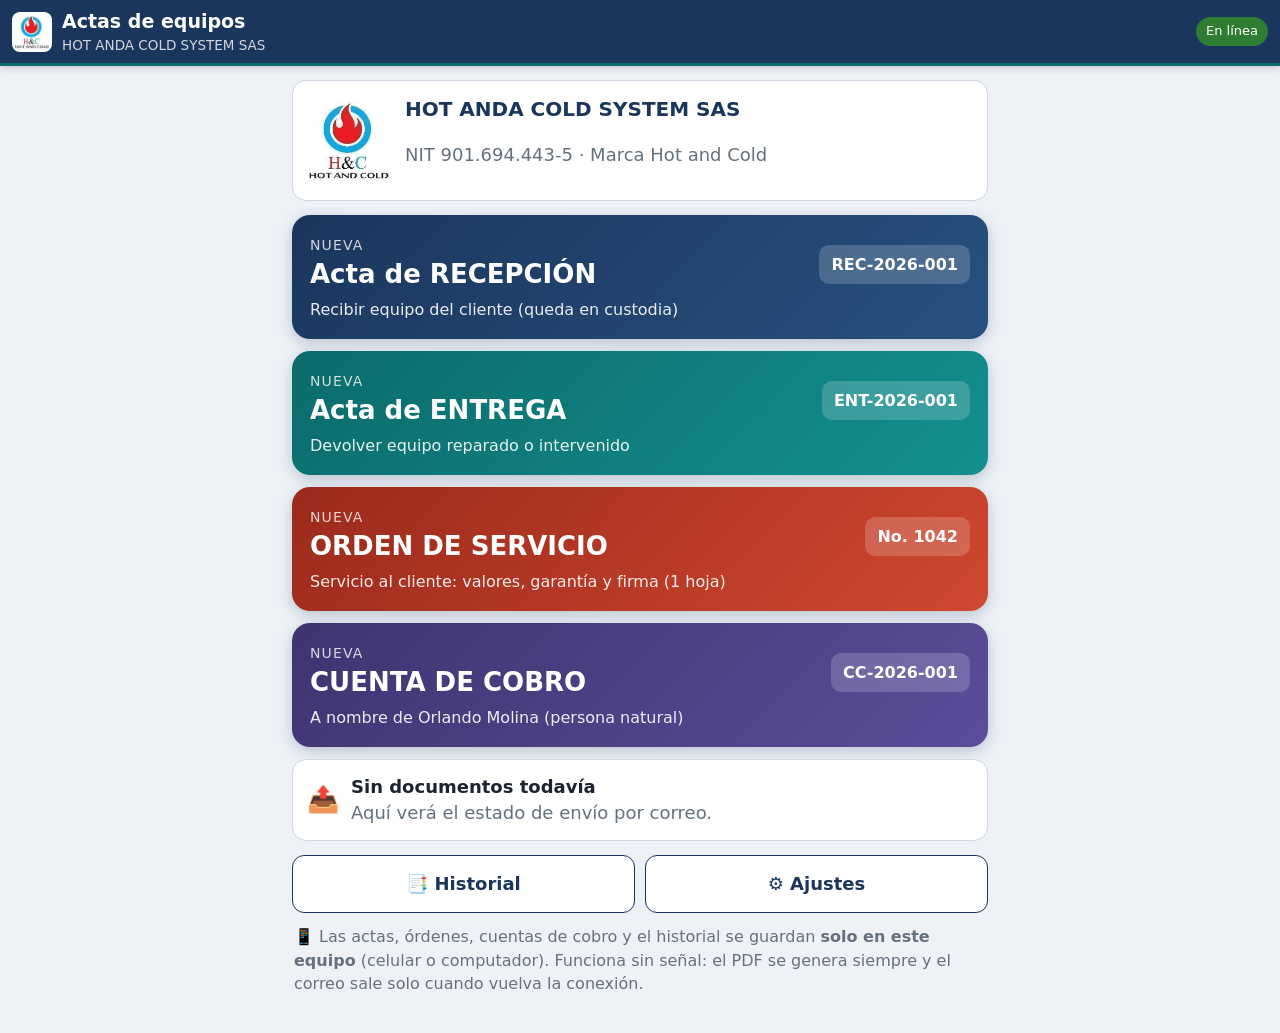
<file: index.html>
<!doctype html>
<html lang="es">
<head>
<meta charset="utf-8">
<meta name="viewport" content="width=device-width, initial-scale=1, viewport-fit=cover">
<meta name="theme-color" content="#1B365D">
<meta name="description" content="Actas, órdenes de servicio y cuentas de cobro · HOT ANDA COLD SYSTEM SAS">
<link rel="manifest" href="manifest.webmanifest">
<link rel="icon" href="icons/favicon-64.png">
<link rel="apple-touch-icon" href="icons/apple-touch-icon.png">
<meta name="apple-mobile-web-app-capable" content="yes">
<meta name="mobile-web-app-capable" content="yes">
<meta name="apple-mobile-web-app-title" content="Actas H&amp;C">
<meta name="apple-mobile-web-app-status-bar-style" content="black-translucent">
<title>Actas · Hot and Cold</title>
<link rel="stylesheet" href="css/app.css">
</head>
<body>
<header class="topbar">
  <button id="btnBack" class="tb-back" type="button" aria-label="Volver" hidden>&#8249;</button>
  <img src="assets/logo-ui.png" class="tb-logo" alt="Hot and Cold">
  <div class="tb-title"><strong id="tbTitle">Actas de equipos</strong><span id="tbSub">HOT ANDA COLD SYSTEM SAS</span></div>
  <span id="netBadge" class="net" title="Estado de conexión"></span>
</header>

<main id="main">
  <!-- INICIO -->
  <section id="view-home" class="view">
    <div class="hero">
      <img src="assets/logo-ui.png" alt="Logo Hot and Cold" class="hero-logo">
      <div>
        <h1 id="homeEmpresa">HOT ANDA COLD SYSTEM SAS</h1>
        <p class="muted" id="homeNit">NIT 901.694.443-5 · Marca Hot and Cold</p>
      </div>
    </div>
    <button class="big-choice retiro" data-new="retiro" type="button">
      <span class="bc-k">Nueva</span><span class="bc-t">Acta de RECEPCIÓN</span>
      <span class="bc-n" id="nextRetLbl">REC-2026-001</span>
      <span class="bc-d">Recibir equipo del cliente (queda en custodia)</span>
    </button>
    <button class="big-choice entrega" data-new="entrega" type="button">
      <span class="bc-k">Nueva</span><span class="bc-t">Acta de ENTREGA</span>
      <span class="bc-n" id="nextEntLbl">ENT-2026-001</span>
      <span class="bc-d">Devolver equipo reparado o intervenido</span>
    </button>
    <button class="big-choice orden" data-newdoc="orden" type="button">
      <span class="bc-k">Nueva</span><span class="bc-t">ORDEN DE SERVICIO</span>
      <span class="bc-n" id="nextOSLbl">No. 1042</span>
      <span class="bc-d">Servicio al cliente: valores, garantía y firma (1 hoja)</span>
    </button>
    <button class="big-choice cobro" data-newdoc="cobro" type="button">
      <span class="bc-k">Nueva</span><span class="bc-t">CUENTA DE COBRO</span>
      <span class="bc-n" id="nextCCLbl">CC-2026-001</span>
      <span class="bc-d">A nombre de Orlando Molina (persona natural)</span>
    </button>
    <div id="outboxCard" class="card outbox"></div>
    <div class="row2">
      <button class="btn ghost" data-go="history" type="button">&#128209; Historial</button>
      <button class="btn ghost" data-go="settings" type="button">&#9881;&#65039; Ajustes</button>
    </div>
    <p class="note">&#128241; Las actas, órdenes, cuentas de cobro y el historial se guardan <b>solo en este equipo</b> (celular o computador). Funciona sin señal: el PDF se genera siempre y el correo sale solo cuando vuelva la conexión.</p>
  </section>

  <!-- FORMULARIO -->
  <section id="view-form" class="view" hidden>
    <form id="actaForm" novalidate autocomplete="off">
      <div class="form-head" id="formHead">
        <div><span class="fh-k" id="fhKind">ACTA DE ENTREGA DE EQUIPOS</span>
        <span class="fh-n">Consecutivo <b id="fhNum">ENT-2026-001</b></span></div>
        <span class="fh-d" id="fhDate"></span>
      </div>

      <fieldset class="card">
        <legend><span class="sec">1</span> Datos del cliente y del sitio</legend>
        <label>Cliente<input name="cliente" list="clientesList" required placeholder="Nombre del cliente"></label>
        <datalist id="clientesList"></datalist>
        <div class="grid2">
          <label>NIT<input name="nit" inputmode="numeric" placeholder="NIT del cliente"></label>
          <label>OC / REQ / Pedido No.<input name="oc" placeholder="PED… / REQ…"></label>
        </div>
        <div class="dest-box" id="destBox">
          <div class="fld">
            <span class="lbl">Copia de la empresa <small>(siempre se envía, no se puede quitar)</small></span>
            <div id="correoEmpresaFijo" class="locked-email">hycsystem176746@gmail.com</div>
          </div>
          <label>Correo del cliente <small>(se puede cambiar en esta acta)</small><input name="correoCliente" type="email" inputmode="email" placeholder="correo@cliente.com" id="correoCliente"></label>
        </div>
        <label>Albarán / remisión No.<input name="albaran"></label>
        <label><span id="dirLabel">Dirección de entrega</span><input name="direccion" placeholder="Dirección del sitio"></label>
        <div class="grid2">
          <label>Sede / tienda / área<input name="sede"></label>
          <label>Ciudad<input name="ciudad"></label>
        </div>
        <label>Contacto en sitio<input name="contacto"></label>
        <div class="grid2">
          <label>Teléfono<input name="telefono" type="tel" inputmode="tel"></label>
          <label>Cargo del contacto<input name="cargoContacto"></label>
        </div>
        <div class="fld">
          <span class="lbl">Tipo de servicio</span>
          <div class="chips" id="tipoServicio"></div>
          <input name="tipoOtro" placeholder="¿Cuál? (si marcó Otro)" class="mt">
        </div>
      </fieldset>

      <fieldset class="card">
        <legend><span class="sec">2</span> Equipos <small id="itemsCount"></small></legend>
        <div id="items"></div>
        <button type="button" class="btn add" id="btnAddItem">+ Agregar equipo</button>
      </fieldset>

      <fieldset class="card">
        <legend><span class="sec">3</span> Registro fotográfico</legend>
        <div class="row2">
          <label class="btn photo">&#128247; Tomar foto<input type="file" accept="image/*" capture="environment" id="inCamera" hidden></label>
          <label class="btn photo ghost">&#128444;&#65039; Galería<input type="file" accept="image/*" multiple id="inGallery" hidden></label>
        </div>
        <div id="photos" class="photos"></div>
      </fieldset>

      <fieldset class="card">
        <legend><span class="sec">4</span> Firmas</legend>
        <div class="sigblock" id="sigTecBlock">
          <h3 id="sigTecTitle">Quien entrega · Técnico Hot and Cold</h3>
          <div class="sigwrap"><canvas id="sigTec" aria-label="Firma del técnico"></canvas><span class="sighint">Firme aquí con el dedo</span></div>
          <button type="button" class="btn small ghost" data-clear="sigTec">Borrar firma</button>
          <label>Nombre de quien firma<input name="tecNombre" required placeholder="Nombre y apellido"></label>
          <div class="grid2">
            <label>Cédula<input name="tecCedula" inputmode="numeric"></label>
            <label>Cargo<input name="tecCargo"></label>
          </div>
        </div>
        <div class="sigblock" id="sigCliBlock">
          <h3 id="sigCliTitle">Quien recibe · Cliente</h3>
          <div class="sigwrap"><canvas id="sigCli" aria-label="Firma del cliente"></canvas><span class="sighint">Firme aquí con el dedo</span></div>
          <button type="button" class="btn small ghost" data-clear="sigCli">Borrar firma</button>
          <label>Nombre de quien firma<input name="cliNombre" required placeholder="Nombre y apellido"></label>
          <div class="grid2">
            <label>Cédula<input name="cliCedula" inputmode="numeric"></label>
            <label>Cargo<input name="cliCargo"></label>
          </div>
        </div>
      </fieldset>
      <div id="formErrors" class="errors" hidden></div>
      <div class="spacer"></div>
    </form>
    <div class="actionbar">
      <button type="button" class="btn ghost small" id="btnDiscard">Limpiar</button>
      <button type="button" class="btn primary" id="btnGenerate">Generar y enviar</button>
    </div>
  </section>

  <!-- ORDEN DE SERVICIO -->
  <section id="view-orden" class="view" hidden>
    <form id="ordenForm" class="docform" novalidate autocomplete="off">
      <div class="form-head os-head">
        <div><span class="fh-k">ORDEN DE SERVICIO</span>
        <span class="fh-n">No. <b id="osNum" class="os-num">1042</b></span></div>
        <span class="fh-d" id="osDate"></span>
      </div>
      <fieldset class="card">
        <legend><span class="sec">1</span> Datos del cliente</legend>
        <label>Nombre o razón social<input name="cliente" list="clientesList" placeholder="Nombre del cliente"></label>
        <div class="grid2">
          <label>NIT / C.C.<input name="nit" inputmode="numeric"></label>
          <label>Teléfono<input name="telefono" type="tel" inputmode="tel"></label>
        </div>
        <label>Dirección<input name="direccion"></label>
        <div class="grid2">
          <label>Ciudad<input name="ciudad"></label>
          <label>Ticket / OC <small>(opcional)</small><input name="ticket"></label>
        </div>
        <label>Fecha y hora de la visita<input name="visita" type="datetime-local"></label>
        <div class="dest-box">
          <div class="fld">
            <span class="lbl">Copia de la empresa <small>(siempre se envía, no se puede quitar)</small></span>
            <div class="locked-email js-company-email">hycsystem176746@gmail.com</div>
          </div>
          <label>Correo del cliente <small>(se puede cambiar en cada documento)</small><input name="correoCliente" type="email" inputmode="email" placeholder="correo@cliente.com"></label>
        </div>
      </fieldset>
      <fieldset class="card">
        <legend><span class="sec">2</span> Equipo y servicio</legend>
        <label>Electrodoméstico<input name="eqTipo" list="tiposEquipo" placeholder="Ej. Lavadora, nevera, horno"></label>
        <div class="grid2">
          <label>Marca<input name="eqMarca" list="marcasEquipo" placeholder="Ej. Whirlpool"></label>
          <label>Modelo<input name="eqModelo"></label>
        </div>
        <label>Serie <small>(opcional)</small><input name="eqSerie"></label>
        <div class="fld"><span class="lbl">Tipo de servicio</span><div class="chips" id="osTipos"></div></div>
        <label>Falla reportada por el cliente<textarea name="falla" rows="2"></textarea></label>
        <label>Observaciones técnicas / trabajo realizado<textarea name="observaciones" rows="4"></textarea></label>
      </fieldset>
      <fieldset class="card">
        <legend><span class="sec">3</span> Detalle y valores</legend>
        <div id="osLines"></div>
        <button type="button" class="btn add" id="osAddLine">+ Agregar línea</button>
        <label class="switch"><input type="checkbox" name="aplicaIva"><span>Cobrar IVA (19 %)</span></label>
        <div class="totals" id="osTotals"></div>
        <p class="note card-note">&#128179; Si el pago es realizado con tarjeta se sumará el 5% al valor final.</p>
        <div class="fld"><span class="lbl">Forma de pago</span><div class="chips" id="osPagos"></div></div>
      </fieldset>
      <fieldset class="card">
        <legend><span class="sec">4</span> Garantía</legend>
        <div class="seg seg-v" id="osGarantia"><label><input type="radio" name="garantia" value="90"><span>90 días · reparación</span></label><label><input type="radio" name="garantia" value="15"><span>15 días · mantenimiento preventivo (solo ajustes)</span></label><label><input type="radio" name="garantia" value="na"><span>No aplica</span></label></div>
      </fieldset>
      <fieldset class="card">
        <legend><span class="sec">5</span> Firmas</legend>
        <div class="sigblock">
          <h3>Quien recibe · Cliente</h3>
          <div class="sigwrap"><canvas id="osSigCli" aria-label="Firma del cliente"></canvas><span class="sighint">Firme aquí con el dedo</span></div>
          <button type="button" class="btn small ghost" data-clear="osSigCli">Borrar firma</button>
          <div class="grid2">
            <label>Nombre<input name="cliNombre" placeholder="Nombre y apellido"></label>
            <label>C.C.<input name="cliCedula" inputmode="numeric"></label>
          </div>
        </div>
        <div class="sigblock">
          <h3>Técnico Hot and Cold</h3>
          <div class="sigwrap"><canvas id="osSigTec" aria-label="Firma del técnico"></canvas><span class="sighint">Firme aquí con el dedo</span></div>
          <button type="button" class="btn small ghost" data-clear="osSigTec">Borrar firma</button>
          <div class="grid2">
            <label>Nombre<input name="tecNombre" placeholder="Nombre y apellido"></label>
            <label>C.C.<input name="tecCedula" inputmode="numeric"></label>
          </div>
        </div>
      </fieldset>
      <div class="errors js-errors" hidden></div>
      <div class="spacer"></div>
    </form>
    <div class="actionbar">
      <button type="button" class="btn ghost small" data-discard="orden">Limpiar</button>
      <button type="button" class="btn primary" data-generate="orden" id="osGenerate">Generar y enviar</button>
    </div>
  </section>

  <!-- CUENTA DE COBRO -->
  <section id="view-cobro" class="view" hidden>
    <form id="cobroForm" class="docform" novalidate autocomplete="off">
      <div class="form-head cc-head">
        <div><span class="fh-k">CUENTA DE COBRO</span>
        <span class="fh-n">No. <b id="ccNum">CC-2026-001</b></span></div>
        <span class="fh-d" id="ccDate"></span>
      </div>
      <div class="card issuer" id="ccIssuer"></div>
      <fieldset class="card">
        <legend><span class="sec">1</span> Cliente (a quien se le cobra)</legend>
        <label>Empresa o persona<input name="cliente" list="clientesList" placeholder="Nombre del cliente"></label>
        <div class="grid2">
          <label>NIT / C.C.<input name="nit" inputmode="numeric"></label>
          <label>Teléfono<input name="telefono" type="tel" inputmode="tel"></label>
        </div>
        <label>Dirección<input name="direccion"></label>
        <label>Ciudad<input name="ciudad"></label>
        <div class="dest-box">
          <div class="fld">
            <span class="lbl">Copia de la empresa <small>(siempre se envía, no se puede quitar)</small></span>
            <div class="locked-email js-company-email">hycsystem176746@gmail.com</div>
          </div>
          <label>Correo del cliente <small>(se puede cambiar en cada documento)</small><input name="correoCliente" type="email" inputmode="email" placeholder="correo@cliente.com"></label>
        </div>
      </fieldset>
      <fieldset class="card">
        <legend><span class="sec">2</span> Fecha y concepto</legend>
        <div class="grid2">
          <label>Ciudad de expedición<input name="ciudadExp"></label>
          <label>Fecha<input name="fecha" type="date"></label>
        </div>
        <label>Por concepto de<textarea name="concepto" rows="3" placeholder="Describa el trabajo realizado"></textarea></label>
      </fieldset>
      <fieldset class="card">
        <legend><span class="sec">3</span> Valores</legend>
        <div id="ccLines"></div>
        <button type="button" class="btn add" id="ccAddLine">+ Agregar línea</button>
        <div class="totals" id="ccTotals"></div>
      </fieldset>
      <fieldset class="card">
        <legend><span class="sec">4</span> Retención y seguridad social</legend>
        <div class="seg seg-v"><label><input type="radio" name="retencion" value=""><span>Sin marcar (lo marca el cliente)</span></label><label><input type="radio" name="retencion" value="tabla383"><span>NO tomo costos: tabla art. 383 E.T.</span></label><label><input type="radio" name="retencion" value="costos"><span>SÍ tomo costos: art. 392 E.T.</span></label></div>
        <div class="grid2">
          <label>Planilla PILA No. <small>(opcional)</small><input name="pilaNumero" inputmode="numeric"></label>
          <label>Periodo <small>(opcional)</small><input name="pilaPeriodo" placeholder="Ej. 2026-11"></label>
        </div>
      </fieldset>
      <fieldset class="card">
        <legend><span class="sec">5</span> Firmas</legend>
        <div class="sigblock">
          <h3>Firma del emisor · Orlando Molina</h3>
          <div class="sigwrap"><canvas id="ccSigEmi" aria-label="Firma del emisor"></canvas><span class="sighint">Firme aquí con el dedo</span></div>
          <button type="button" class="btn small ghost" data-clear="ccSigEmi">Borrar firma</button>
        </div>
        <div class="sigblock">
          <h3>Recibido por el cliente <small>(opcional)</small></h3>
          <div class="sigwrap"><canvas id="ccSigCli" aria-label="Firma de quien recibe"></canvas><span class="sighint">Firme aquí con el dedo</span></div>
          <button type="button" class="btn small ghost" data-clear="ccSigCli">Borrar firma</button>
          <div class="grid2">
            <label>Nombre<input name="recNombre"></label>
            <label>C.C. / cargo<input name="recCedula"></label>
          </div>
        </div>
      </fieldset>
      <div class="errors js-errors" hidden></div>
      <div class="spacer"></div>
    </form>
    <div class="actionbar">
      <button type="button" class="btn ghost small" data-discard="cobro">Limpiar</button>
      <button type="button" class="btn primary" data-generate="cobro" id="ccGenerate">Generar y enviar</button>
    </div>
  </section>

  <!-- HISTORIAL -->
  <section id="view-history" class="view" hidden>
    <div class="row2">
      <button class="btn" id="btnSendNow" type="button">&#8635; Enviar pendientes</button>
      <button class="btn ghost" id="btnCsv" type="button">&#11015; Exportar CSV</button>
    </div>
    <p class="note">El historial vive solo en este celular. Exporte el CSV de vez en cuando y conserve los PDF que llegan al correo de la empresa.</p>
    <div id="historyList"></div>
  </section>

  <!-- AJUSTES -->
  <section id="view-settings" class="view" hidden>
    <form id="settingsForm" novalidate autocomplete="off">
      <fieldset class="card">
        <legend>Empresa</legend>
        <label>Razón social<input name="empresa.nombre"></label>
        <div class="grid2">
          <label>Marca<input name="empresa.marca"></label>
          <label>NIT<input name="empresa.nit"></label>
        </div>
        <div class="grid2">
          <label>Dirección<input name="empresa.direccion"></label>
          <label>Ciudad<input name="empresa.ciudad"></label>
        </div>
        <div class="grid2">
          <label>Teléfono 1<input name="empresa.tel1" type="tel"></label>
          <label>Teléfono 2<input name="empresa.tel2" type="tel"></label>
        </div>
        <label>Correo de la empresa <small>(recibe todas las actas; no se puede quitar)</small><input name="empresa.email" type="email" readonly class="locked-input" id="empresaEmail"></label>
      </fieldset>
      <fieldset class="card">
        <legend>Técnico predeterminado</legend>
        <label>Nombre<input name="tecnico.nombre"></label>
        <div class="grid2">
          <label>Cédula<input name="tecnico.cedula" inputmode="numeric"></label>
          <label>Cargo<input name="tecnico.cargo"></label>
        </div>
      </fieldset>
      <fieldset class="card">
        <legend>Mis datos (cuenta de cobro)</legend>
        <p class="note">El nombre, la cédula, el celular y los datos para el pago ya vienen listos (se pueden corregir si hace falta). La dirección y el correo son opcionales: si no se llenan, no salen en el PDF. Para emitir una cuenta solo hay que llenar los datos del cliente, el concepto y el valor. Solo a nombre de la persona natural (sin logo ni NIT de la empresa).</p>
        <label>Nombre completo<input name="persona.nombre"></label>
        <div class="grid2">
          <label>Cédula<input name="persona.cedula" inputmode="numeric"></label>
          <label>Expedida en<input name="persona.cedulaExpedida"></label>
        </div>
        <div class="grid2">
          <label>Teléfono<input name="persona.telefono" type="tel"></label>
          <label>Correo<input name="persona.email" type="email" inputmode="email"></label>
        </div>
        <div class="grid2">
          <label>Dirección<input name="persona.direccion"></label>
          <label>Ciudad<input name="persona.ciudad"></label>
        </div>
        <div class="grid2">
          <label>Banco<input name="persona.banco" placeholder="Ej. Bancolombia"></label>
          <label>Tipo de cuenta<input name="persona.tipoCuenta" placeholder="Ahorros"></label>
        </div>
        <label>Número de cuenta<input name="persona.numeroCuenta" inputmode="numeric"></label>
        <div class="grid2">
          <label>Nequi<input name="persona.nequi" type="tel"></label>
          <label>Daviplata<input name="persona.daviplata" type="tel"></label>
        </div>
        <label>Bre-B (llave)<input name="persona.breb" type="tel"></label>
        <label>Otro medio de pago <small>(opcional)</small><input name="persona.otroPago"></label>
      </fieldset>
      <fieldset class="card">
        <legend>Sedes (encabezado de la orden de servicio)</legend>
        <div class="grid3 sede-row"><label>Sede<input name="sedes.0.nombre"></label><label>Dirección<input name="sedes.0.direccion"></label><label>Teléfono<input name="sedes.0.telefono" type="tel"></label></div>
        <div class="grid3 sede-row"><label>Sede<input name="sedes.1.nombre"></label><label>Dirección<input name="sedes.1.direccion"></label><label>Teléfono<input name="sedes.1.telefono" type="tel"></label></div>
        <div class="grid3 sede-row"><label>Sede<input name="sedes.2.nombre"></label><label>Dirección<input name="sedes.2.direccion"></label><label>Teléfono<input name="sedes.2.telefono" type="tel"></label></div>
        <p class="note">Si una sede no tiene dirección, en la orden sale solo el nombre.</p>
      </fieldset>
      <fieldset class="card">
        <legend>Consecutivos</legend>
        <div class="grid3">
          <label>Año<input name="year" type="number" inputmode="numeric"></label>
          <label>Próximo REC<input name="nextRet" type="number" min="1" inputmode="numeric"></label>
          <label>Próximo ENT<input name="nextEnt" type="number" min="1" inputmode="numeric"></label>
        </div>
        <div class="grid2">
          <label>Próxima orden de servicio No.<input name="nextOS" type="number" min="1" inputmode="numeric"></label>
          <label>Próxima cuenta de cobro<input name="nextCC" type="number" min="1" inputmode="numeric"></label>
        </div>
        <p class="note">Si usan la app en dos celulares, arranquen cada uno en un rango distinto (por ejemplo 1 y 501) para no repetir números.</p>
      </fieldset>
      <fieldset class="card">
        <legend>Clientes</legend>
        <label>Cliente predeterminado<input name="clienteDefault" list="clientesList"></label>
        <div id="clientsEditor"></div>
        <button type="button" class="btn add" id="btnAddClient">+ Agregar cliente</button>
      </fieldset>
      <fieldset class="card">
        <legend>Envío automático por correo</legend>
        <label>URL del script de Google<input name="apiUrl" type="url" inputmode="url" placeholder="https://script.google.com/macros/s/xxxxxxxx/exec"></label>
        <label>Token secreto<input name="apiToken" type="password" autocomplete="new-password" placeholder="El mismo de la propiedad TOKEN del script"></label>
        <button type="button" class="btn ghost small" id="btnPing">Probar conexión</button>
        <p class="note" id="pingResult"></p>
        <label>Correo del cliente por defecto<input name="correoClienteDefault" type="email" inputmode="email" placeholder="margarethvog@permoda.com.co"></label>
        <label>WhatsApp por defecto <small>(opcional; si queda vacío, usted elige el chat)</small><input name="whatsappDefault" type="tel" inputmode="tel" placeholder="Ej. 350 595 5075"></label>
        <p class="note">Cada acta se envía siempre a hycsystem176746@gmail.com y al correo del cliente (por defecto el de doña Margareth, que se puede cambiar en cada acta). Sin señal queda “Pendiente de envío” y el correo sale solo cuando vuelva la conexión. El envío por WhatsApp lo hace usted desde el celular, cuando haya señal.</p>
      </fieldset>
      <p class="note">&#128274; Todo (actas, fotos, firmas, ajustes) se guarda solo en este celular. Borrar los datos del navegador o desinstalar la app borra el historial.</p>
      <p class="note muted" id="versionInfo"></p>
      <div class="spacer"></div>
    </form>
    <div class="actionbar">
      <button type="button" class="btn primary" id="btnSaveSettings">Guardar ajustes</button>
    </div>
  </section>
</main>

<!-- Modal de resultado -->
<div id="modal" class="modal" hidden role="dialog" aria-modal="true">
  <div class="sheet">
    <div class="ok-icon">&#10003;</div>
    <h2 id="mTitle">Acta generada</h2>
    <p id="mSub" class="muted"></p>
    <div id="mStatus" class="status"></div>
    <button class="btn primary" id="mShare" type="button">Compartir PDF (WhatsApp, Gmail…)</button>
    <button class="btn whatsapp" id="mWhats" type="button">Enviar por WhatsApp</button>
    <div class="row3 modal-actions">
      <button class="btn ghost small" id="mView" type="button">Ver / imprimir</button>
      <button class="btn ghost small" id="mDownload" type="button">Descargar</button>
      <button class="btn ghost small" id="mMail" type="button">Correo</button>
    </div>
    <button class="btn teal" id="mNew" type="button">Listo · nueva acta</button>
  </div>
</div>
<template id="tplItem">
  <div class="item">
    <div class="item-h"><b class="item-n">Equipo 1</b><button type="button" class="btn tiny danger" data-act="remove">Quitar</button></div>
    <label>Tipo de equipo <small>(puede elegir de la lista o escribir otro)</small>
      <input data-f="tipo" list="tiposEquipo" placeholder="Ej. Horno, lavadora, nevera industrial" autocomplete="off">
    </label>
    <div class="grid2">
      <label>Marca <small>(hogar o industrial; puede escribir otra)</small>
        <input data-f="marca" list="marcasEquipo" placeholder="Ej. Whirlpool, Súper Nórdico" autocomplete="off">
      </label>
      <label>Modelo <small>(si aplica)</small>
        <input data-f="modelo" placeholder="Opcional">
      </label>
    </div>
    <div class="grid2">
      <label>Serie <small>(si aplica)</small>
        <input data-f="serie" placeholder="Opcional">
      </label>
      <label>Código interno / activo fijo del cliente <small>(si aplica)</small>
        <input data-f="activo" placeholder="Ej. AF 155458">
      </label>
    </div>
    <label>Características <small>(voltaje, capacidad, color, accesorios)</small><textarea data-f="caracteristicas" rows="2"></textarea></label>
    <label class="w40">Cantidad<input data-f="cantidad" type="number" min="1" value="1" inputmode="numeric"></label>
    <div class="fld"><span class="lbl">Estado físico</span><div class="seg" data-r="estado"><label><input type="radio" value="bueno"><span>Bueno</span></label><label><input type="radio" value="regular"><span>Regular</span></label><label><input type="radio" value="malo"><span>Malo</span></label></div></div>
    <div class="grid2">
      <div class="fld"><span class="lbl">Enciende</span><div class="seg" data-r="enciende"><label><input type="radio" value="si"><span>Sí</span></label><label><input type="radio" value="no"><span>No</span></label></div></div>
      <div class="fld"><span class="lbl">Golpes o rayones</span><div class="seg" data-r="golpes"><label><input type="radio" value="si"><span>Sí</span></label><label><input type="radio" value="no"><span>No</span></label></div></div>
    </div>
    <div class="fld"><span class="lbl">Partes faltantes</span><div class="seg" data-r="faltantes"><label><input type="radio" value="no"><span>No</span></label><label><input type="radio" value="si"><span>Sí</span></label></div>
      <input data-f="faltantesDetalle" placeholder="¿Cuáles faltan?" class="mt"></div>
    <div class="fld"><span class="lbl">Accesorios <span class="acc-k">que acompañan el equipo</span></span>
      <div class="chips">
        <label class="chip"><input type="checkbox" data-c="cable"><span>Cable</span></label>
        <label class="chip"><input type="checkbox" data-c="bandejas"><span>Bandejas</span></label>
        <label class="chip"><input type="checkbox" data-c="puertas"><span>Puertas</span></label>
        <label class="chip"><input type="checkbox" data-c="manuales"><span>Manuales</span></label>
        <label class="chip"><input type="checkbox" data-c="otro"><span>Otro</span></label>
      </div>
      <input data-f="accOtro" placeholder="Otro accesorio" class="mt"></div>
    <div class="only-ent">
      <label>Trabajo realizado<textarea data-f="trabajo" rows="2"></textarea></label>
      <label>Repuestos<textarea data-f="repuestos" rows="2"></textarea></label>
      <div class="fld"><span class="lbl">Pruebas</span><div class="seg" data-r="pruebas"><label><input type="radio" value="ok"><span>OK</span></label><label><input type="radio" value="nook"><span>No OK</span></label></div></div>
      <div class="fld"><span class="lbl">Garantía</span><div class="seg seg-v" data-r="garantia"><label><input type="radio" value="90"><span>90 días · reparación</span></label><label><input type="radio" value="15"><span>15 días · preventivo (solo ajustes)</span></label><label><input type="radio" value="na"><span>No aplica</span></label></div></div>
    </div>
    <label>Observaciones<textarea data-f="observaciones" rows="2"></textarea></label>
  </div>
</template>

<datalist id="tiposEquipo">
  <option value="Horno"></option>
  <option value="Horno microondas"></option>
  <option value="Lavadora"></option>
  <option value="Secadora"></option>
  <option value="Estufa"></option>
  <option value="Nevera"></option>
  <option value="Nevera industrial"></option>
  <option value="Congelador"></option>
  <option value="Cava"></option>
  <option value="Aire acondicionado"></option>
  <option value="Hidrolavadora"></option>
  <option value="Crispetera"></option>
  <option value="Secador de manos"></option>
  <option value="Dispensador de agua"></option>
  <option value="Otro"></option>
</datalist>
<datalist id="marcasEquipo">
  <option value="Whirlpool"></option>
  <option value="Samsung"></option>
  <option value="LG"></option>
  <option value="Mabe"></option>
  <option value="Haceb"></option>
  <option value="Electrolux"></option>
  <option value="Challenger"></option>
  <option value="Frigidaire"></option>
  <option value="Súper Nórdico"></option>
  <option value="Imbera"></option>
  <option value="Metalfrio"></option>
  <option value="Vitrofrio"></option>
  <option value="Annovi Reverberi"></option>
  <option value="True"></option>
  <option value="Fogel"></option>
  <option value="Indufrial"></option>
  <option value="Torrey"></option>
</datalist>
<div id="toast" role="status" aria-live="polite"></div>
<script src="vendor/jspdf.umd.min.js"></script>
<script src="vendor/signature_pad.umd.min.js"></script>
<script src="js/outbox-core.js"></script>
<script src="js/pdf.js"></script>
<script src="js/numero-letras.js"></script>
<script src="js/docs-pdf.js"></script>
<script src="js/app.js"></script>
</body>
</html>
</file>
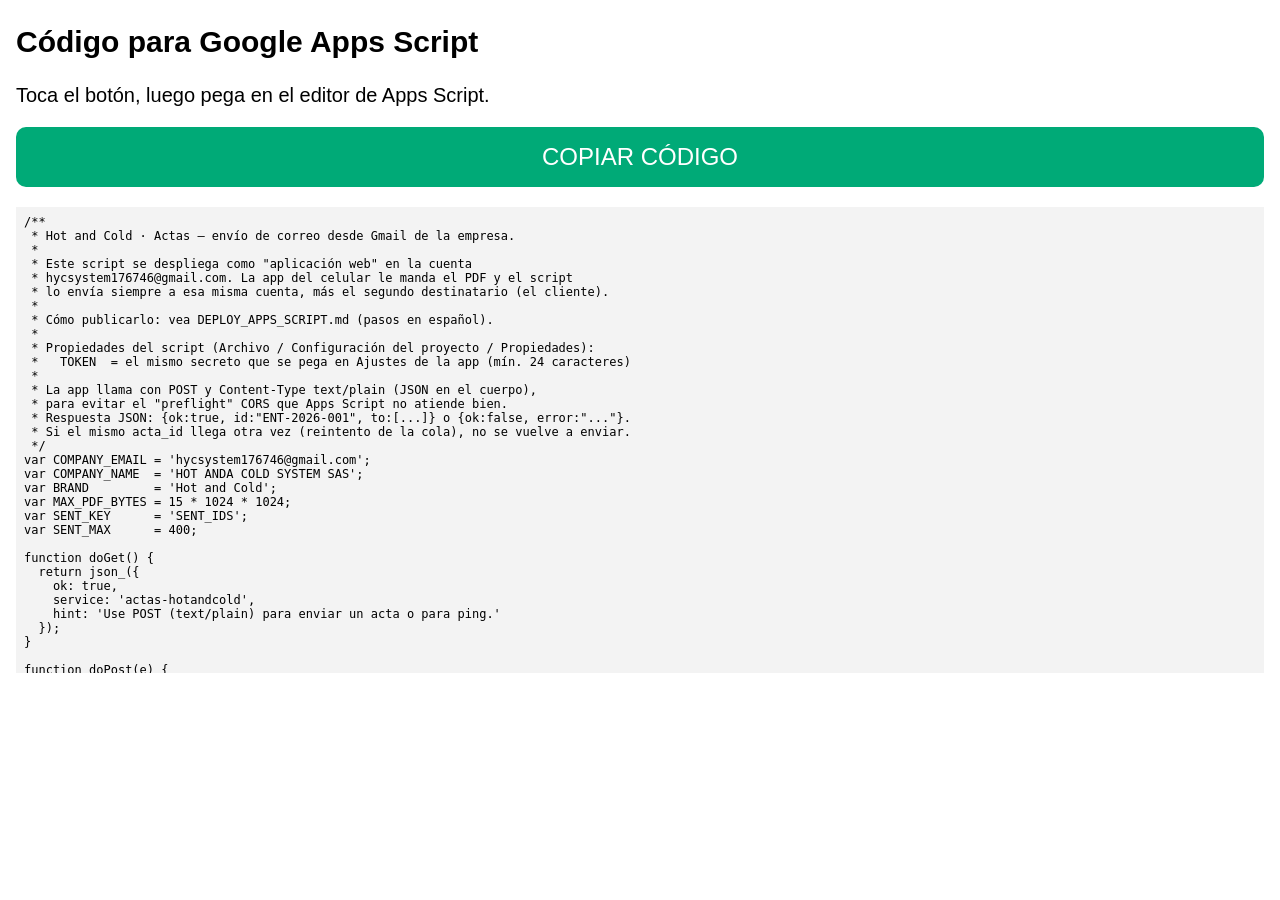
<file: codigo.html>
<!doctype html><html lang="es"><head><meta charset="utf-8"><meta name="viewport" content="width=device-width,initial-scale=1"><title>Código Apps Script</title>
<style>body{font-family:sans-serif;font-size:20px;margin:16px}button{font-size:24px;padding:16px 24px;width:100%;background:#0a7;color:#fff;border:0;border-radius:10px}pre{font-size:12px;background:#f3f3f3;padding:8px;overflow:auto;max-height:50vh}#ok{color:#0a7;font-weight:bold}</style></head><body>
<h2>Código para Google Apps Script</h2><p>Toca el botón, luego pega en el editor de Apps Script.</p>
<button onclick="navigator.clipboard.writeText(document.getElementById('c').textContent).then(()=>document.getElementById('ok').textContent='✔ Copiado')">COPIAR CÓDIGO</button><p id="ok"></p>
<pre id="c">/**
 * Hot and Cold · Actas — envío de correo desde Gmail de la empresa.
 *
 * Este script se despliega como &quot;aplicación web&quot; en la cuenta
 * hycsystem176746@gmail.com. La app del celular le manda el PDF y el script
 * lo envía siempre a esa misma cuenta, más el segundo destinatario (el cliente).
 *
 * Cómo publicarlo: vea DEPLOY_APPS_SCRIPT.md (pasos en español).
 *
 * Propiedades del script (Archivo / Configuración del proyecto / Propiedades):
 *   TOKEN  = el mismo secreto que se pega en Ajustes de la app (mín. 24 caracteres)
 *
 * La app llama con POST y Content-Type text/plain (JSON en el cuerpo),
 * para evitar el &quot;preflight&quot; CORS que Apps Script no atiende bien.
 * Respuesta JSON: {ok:true, id:&quot;ENT-2026-001&quot;, to:[...]} o {ok:false, error:&quot;...&quot;}.
 * Si el mismo acta_id llega otra vez (reintento de la cola), no se vuelve a enviar.
 */
var COMPANY_EMAIL = &#x27;hycsystem176746@gmail.com&#x27;;
var COMPANY_NAME  = &#x27;HOT ANDA COLD SYSTEM SAS&#x27;;
var BRAND         = &#x27;Hot and Cold&#x27;;
var MAX_PDF_BYTES = 15 * 1024 * 1024;
var SENT_KEY      = &#x27;SENT_IDS&#x27;;
var SENT_MAX      = 400;

function doGet() {
  return json_({
    ok: true,
    service: &#x27;actas-hotandcold&#x27;,
    hint: &#x27;Use POST (text/plain) para enviar un acta o para ping.&#x27;
  });
}

function doPost(e) {
  var lock = LockService.getScriptLock();
  try {
    lock.waitLock(20000);
  } catch (err) {
    return json_({ ok: false, error: &#x27;El script está ocupado. Se reintentará.&#x27; });
  }
  try {
    return handlePost_(e);
  } catch (err) {
    return json_({ ok: false, error: String(err &amp;&amp; err.message ? err.message : err) });
  } finally {
    try { lock.releaseLock(); } catch (e2) {}
  }
}

function handlePost_(e) {
  var raw = (e &amp;&amp; e.postData &amp;&amp; e.postData.contents) ? e.postData.contents : &#x27;&#x27;;
  var data;
  try {
    data = JSON.parse(raw);
  } catch (err) {
    return json_({ ok: false, error: &#x27;JSON inválido&#x27; });
  }
  if (!data || typeof data !== &#x27;object&#x27;) {
    return json_({ ok: false, error: &#x27;JSON inválido&#x27; });
  }

  var props = PropertiesService.getScriptProperties();
  var expected = String(props.getProperty(&#x27;TOKEN&#x27;) || &#x27;&#x27;);
  if (!expected || expected.length &lt; 24 || expected === &#x27;CAMBIE-ESTE-TOKEN&#x27;) {
    return json_({ ok: false, error: &#x27;Token del script no configurado&#x27; });
  }
  if (String(data.token || &#x27;&#x27;) !== expected) {
    Utilities.sleep(400);
    return json_({ ok: false, error: &#x27;Token inválido&#x27; });
  }

  if (data.ping === 1 || data.ping === &#x27;1&#x27; || data.ping === true) {
    return json_({ ok: true, service: &#x27;actas-hotandcold&#x27; });
  }

  var actaId = String(data.acta_id || &#x27;&#x27;).trim();
  if (!/^((RET|REC|ENT|CC)-\d{4}-\d{3,6}|OS-\d{1,7})$/.test(actaId)) {
    return json_({ ok: false, error: &#x27;Consecutivo inválido&#x27; });
  }

  var sent = readSent_(props);
  if (sent.indexOf(actaId) !== -1) {
    return json_({ ok: true, id: actaId, duplicate: true, to: [COMPANY_EMAIL] });
  }

  var pdfBytes;
  try {
    var b64 = String(data.pdf_base64 || &#x27;&#x27;).replace(/\s/g, &#x27;&#x27;);
    var comma = b64.indexOf(&#x27;,&#x27;);
    if (b64.indexOf(&#x27;base64&#x27;) !== -1 &amp;&amp; comma !== -1) b64 = b64.slice(comma + 1);
    if (!b64) return json_({ ok: false, error: &#x27;No llegó el PDF&#x27; });
    pdfBytes = Utilities.base64Decode(b64);
  } catch (err) {
    return json_({ ok: false, error: &#x27;PDF inválido (base64)&#x27; });
  }
  if (!pdfBytes || pdfBytes.length &lt; 8) {
    return json_({ ok: false, error: &#x27;No llegó el PDF&#x27; });
  }
  if (pdfBytes.length &gt; MAX_PDF_BYTES) {
    return json_({ ok: false, error: &#x27;El PDF supera el tamaño permitido (15 MB)&#x27; });
  }
  if (!(pdfBytes[0] == 37 &amp;&amp; pdfBytes[1] == 80 &amp;&amp; pdfBytes[2] == 68 &amp;&amp; pdfBytes[3] == 70 &amp;&amp; pdfBytes[4] == 45)) {
    return json_({ ok: false, error: &#x27;El archivo no es un PDF&#x27; });
  }

  var tipoRaw = String(data.tipo || &#x27;&#x27;).toLowerCase();
  var tipo = (tipoRaw === &#x27;retiro&#x27; || tipoRaw === &#x27;recepcion&#x27; || tipoRaw === &#x27;recepción&#x27;) ? &#x27;retiro&#x27;
    : (tipoRaw === &#x27;orden&#x27; || tipoRaw === &#x27;cobro&#x27;) ? tipoRaw : &#x27;entrega&#x27;;
  var toExtra = normalizeEmail_(data.to_extra);
  var ccList = parseEmailList_(data.cc);
  var to = [COMPANY_EMAIL];
  if (toExtra &amp;&amp; toExtra !== COMPANY_EMAIL.toLowerCase()) {
    to.push(toExtra);
  }

  var filename = sanitizeFilename_(data.filename || (actaId + &#x27;.pdf&#x27;));
  var subject = String(data.subject || defaultSubject_(tipo, actaId)).slice(0, 200);
  var body = String(data.body || &#x27;&#x27;).slice(0, 8000);
  if (!body) body = defaultSubject_(tipo, actaId) + &#x27;\n\nAdjuntamos el acta firmada en sitio.\n\n&#x27; + COMPANY_NAME;

  var blob = Utilities.newBlob(pdfBytes, &#x27;application/pdf&#x27;, filename);

  try {
    GmailApp.sendEmail(to.join(&#x27;,&#x27;), subject, body, {
      htmlBody: textToHtml_(body),
      attachments: [blob],
      name: BRAND + &#x27; · Actas&#x27;,
      cc: ccList.join(&#x27;,&#x27;),
      replyTo: COMPANY_EMAIL
    });
  } catch (err) {
    return json_({ ok: false, error: &#x27;No se pudo enviar el correo. Se reintentará.&#x27; });
  }

  sent.push(actaId);
  if (sent.length &gt; SENT_MAX) sent = sent.slice(-SENT_MAX);
  props.setProperty(SENT_KEY, JSON.stringify(sent));

  return json_({ ok: true, id: actaId, to: to });
}

function readSent_(props) {
  try {
    var raw = props.getProperty(SENT_KEY) || &#x27;[]&#x27;;
    var arr = JSON.parse(raw);
    return (arr &amp;&amp; arr.length) ? arr.slice() : [];
  } catch (err) {
    return [];
  }
}

function normalizeEmail_(v) {
  var e = String(v || &#x27;&#x27;).trim().toLowerCase();
  if (!/^[^\s@]+@[^\s@]+\.[^\s@]{2,}$/.test(e)) return &#x27;&#x27;;
  return e;
}

function parseEmailList_(v) {
  if (!v) return [];
  var parts = Array.isArray(v) ? v : String(v).split(/[,;]+/);
  var out = [];
  for (var i = 0; i &lt; parts.length; i++) {
    var e = normalizeEmail_(parts[i]);
    if (e &amp;&amp; e !== COMPANY_EMAIL.toLowerCase() &amp;&amp; out.indexOf(e) === -1) out.push(e);
  }
  return out;
}

function sanitizeFilename_(name) {
  var n = String(name || &#x27;acta.pdf&#x27;).replace(/[^A-Za-z0-9._-]+/g, &#x27;_&#x27;);
  if (!/\.pdf$/i.test(n)) n += &#x27;.pdf&#x27;;
  return n.slice(0, 120);
}

function defaultSubject_(tipo, id) {
  var t = tipo === &#x27;retiro&#x27; ? &#x27;Acta de recepción&#x27; : tipo === &#x27;orden&#x27; ? &#x27;Orden de servicio&#x27; : tipo === &#x27;cobro&#x27; ? &#x27;Cuenta de cobro&#x27; : &#x27;Acta de entrega&#x27;;
  return t + &#x27; &#x27; + id + &#x27; · &#x27; + BRAND;
}

function textToHtml_(text) {
  var esc = String(text)
    .replace(/&amp;/g, &#x27;&amp;amp;&#x27;)
    .replace(/&lt;/g, &#x27;&amp;lt;&#x27;)
    .replace(/&gt;/g, &#x27;&amp;gt;&#x27;)
    .replace(/&quot;/g, &#x27;&amp;quot;&#x27;);
  var body = esc.replace(/\n/g, &#x27;&lt;br&gt;&#x27;);
  return &#x27;&lt;div style=&quot;font-family:Arial,Helvetica,sans-serif;color:#1c2430;max-width:640px;font-size:14px;line-height:1.45&quot;&gt;&#x27;
    + &#x27;&lt;div style=&quot;background:#1B365D;color:#fff;padding:14px 18px;border-bottom:4px solid #0C6B6B&quot;&gt;&#x27;
    + &#x27;&lt;b style=&quot;font-size:18px&quot;&gt;&#x27; + COMPANY_NAME + &#x27;&lt;/b&gt;&lt;br&gt;&#x27;
    + &#x27;&lt;span style=&quot;font-size:13px&quot;&gt;&#x27; + BRAND + &#x27; · Acta de equipos&lt;/span&gt;&lt;/div&gt;&#x27;
    + &#x27;&lt;div style=&quot;padding:16px 4px&quot;&gt;&#x27; + body + &#x27;&lt;/div&gt;&#x27;
    + &#x27;&lt;p style=&quot;font-size:13px;color:#555&quot;&gt;&#x27; + COMPANY_NAME + &#x27; · NIT 901.694.443-5 · 311 866 1394 · &#x27; + COMPANY_EMAIL + &#x27;&lt;/p&gt;&#x27;
    + &#x27;&lt;/div&gt;&#x27;;
}

function json_(obj) {
  return ContentService
    .createTextOutput(JSON.stringify(obj))
    .setMimeType(ContentService.MimeType.JSON);
}
</pre></body></html>
</file>
<file: css/app.css>
:root{--navy:#1B365D;--teal:#0C6B6B;--teal2:#0f8585;--bg:#eef2f7;--line:#cfd7e3;--txt:#1c2430;--muted:#66717f;--danger:#b3261e;--ok:#1e7d32;--warn:#a15c00;--r:14px}
*{box-sizing:border-box;-webkit-tap-highlight-color:transparent}
html,body{margin:0;background:var(--bg);color:var(--txt);font:18px/1.45 system-ui,-apple-system,"Segoe UI",Roboto,Calibri,Arial,sans-serif}
body{padding-bottom:env(safe-area-inset-bottom)}
[hidden]{display:none!important}
.topbar{position:sticky;top:0;z-index:20;display:flex;align-items:center;gap:10px;background:var(--navy);color:#fff;padding:calc(8px + env(safe-area-inset-top)) 12px 8px;box-shadow:0 2px 8px rgba(0,0,0,.18);border-bottom:3px solid var(--teal)}
.tb-logo{width:40px;height:40px;border-radius:8px;background:#fff;object-fit:contain;padding:2px}
.tb-title{display:flex;flex-direction:column;flex:1;min-width:0}
.tb-title strong{font-size:19px;white-space:nowrap;overflow:hidden;text-overflow:ellipsis}
.tb-title span{font-size:13.5px;opacity:.8}
.tb-back{background:none;border:0;color:#fff;font-size:40px;line-height:1;padding:0 6px 4px;min-width:44px;min-height:52px}
.net{font-size:13px;padding:5px 10px;border-radius:20px;background:#2e7d32;white-space:nowrap}
.net.off{background:#b3261e}
main{max-width:720px;margin:0 auto;padding:14px 12px 30px}
.view{animation:fade .18s ease}
@keyframes fade{from{opacity:.4;transform:translateY(4px)}to{opacity:1;transform:none}}
.hero{display:flex;gap:14px;align-items:center;background:#fff;border-radius:var(--r);padding:14px;margin-bottom:14px;border:1px solid var(--line)}
.hero-logo{width:84px;height:84px;object-fit:contain;flex:none}
.hero h1{font-size:20px;margin:0 0 4px;color:var(--navy)}
.muted{color:var(--muted)}
.big-choice{display:grid;grid-template-columns:1fr auto;width:100%;text-align:left;border:0;border-radius:18px;padding:20px 18px 18px;margin:0 0 12px;color:#fff;min-height:124px;box-shadow:0 4px 14px rgba(27,54,93,.25);font:inherit;cursor:pointer}
.big-choice:active{transform:scale(.985)}
.big-choice.retiro{background:linear-gradient(135deg,#1B365D,#28507f)}
.big-choice.entrega{background:linear-gradient(135deg,#0C6B6B,#13908f)}
.bc-k{font-size:14px;text-transform:uppercase;letter-spacing:.08em;opacity:.8;grid-column:1}
.bc-t{font-size:26px;font-weight:800;grid-column:1}
.bc-n{grid-column:2;grid-row:1/3;align-self:center;background:rgba(255,255,255,.18);border-radius:10px;padding:8px 12px;font-weight:700;font-size:16px}
.bc-d{grid-column:1/3;font-size:16px;opacity:.9;margin-top:4px}
.card{background:#fff;border:1px solid var(--line);border-radius:var(--r);padding:14px;margin:0 0 14px;min-width:0}
fieldset.card{padding-top:6px}
legend{font-weight:800;color:var(--navy);font-size:18px;padding:0 4px;display:flex;align-items:center;gap:8px}
legend small{font-weight:400;color:var(--muted)}
.sec{display:inline-grid;place-items:center;width:26px;height:26px;border-radius:50%;background:var(--navy);color:#fff;font-size:14px}
label{display:block;font-size:17px;font-weight:600;color:#3b4654;margin:10px 0 0}
label small{font-weight:400;color:var(--muted)}
input,textarea,select{display:block;width:100%;margin-top:5px;font:inherit;font-size:18px;color:var(--txt);background:#f8fafc;border:1.5px solid var(--line);border-radius:10px;padding:14px;min-height:56px}
textarea{resize:vertical;min-height:64px}
input:focus,textarea:focus{outline:none;border-color:var(--teal);background:#fff;box-shadow:0 0 0 3px rgba(12,107,107,.15)}
.invalid input,input.invalid{border-color:var(--danger);background:#fff5f5}
.grid2{display:grid;grid-template-columns:1fr 1fr;gap:10px}
.grid3{display:grid;grid-template-columns:1fr 1fr 1fr;gap:10px}
.grid2>*,.grid3>*{min-width:0}
.w40{max-width:140px}
.mt{margin-top:8px}
.fld{margin-top:12px}
.lbl{display:block;font-size:17px;font-weight:600;color:#3b4654;margin-bottom:6px}
.acc-k{font-weight:400;color:var(--muted)}
.btn{display:flex;align-items:center;justify-content:center;gap:6px;width:100%;min-height:58px;border-radius:12px;border:0;background:var(--navy);color:#fff;font:inherit;font-weight:700;font-size:18px;padding:12px 16px;cursor:pointer;text-align:center;margin:0}
.btn:active{filter:brightness(.92)}
.btn.ghost{background:#fff;color:var(--navy);border:1.5px solid var(--navy)}
.btn.primary{background:var(--teal)}
.btn.teal{background:var(--navy);margin-top:10px}
.btn.small{min-height:52px;font-size:17px;width:auto;padding:10px 16px}
.btn.tiny{min-height:44px;font-size:16px;width:auto;padding:8px 14px}
.btn.danger{background:#fff;color:var(--danger);border:1.5px solid #e2b4b0}
.btn.add{background:#e6f2f2;color:var(--teal);border:1.5px dashed var(--teal);margin-top:12px}
.btn.photo{margin-top:6px;color:#fff}
.btn.photo.ghost{color:var(--navy)}
.row2{display:grid;grid-template-columns:1fr 1fr;gap:10px;margin:0 0 12px}
.row3{display:grid;grid-template-columns:1fr 1fr 1fr;gap:8px;margin:10px 0 0}
.row3 .btn{width:100%}
.note{font-size:16px;color:var(--muted);margin:8px 2px}
.chips{display:flex;flex-wrap:wrap;gap:8px}
.chip{margin:0;position:relative}
.chip input,.seg input{position:absolute;opacity:0;pointer-events:none;width:1px;height:1px;min-height:0}
.chip span{display:inline-flex;align-items:center;min-height:52px;padding:10px 16px;border-radius:24px;border:1.5px solid var(--line);background:#f8fafc;font-weight:600;font-size:17px;color:#3b4654}
.chip input:checked+span{background:var(--teal);border-color:var(--teal);color:#fff}
.chip input:checked+span::before{content:"✓ "}
.seg{display:flex;border:1.5px solid var(--line);border-radius:12px;overflow:hidden;background:#f8fafc}
.seg label{flex:1;margin:0;position:relative}
.seg label+label{border-left:1.5px solid var(--line)}
.seg span{display:flex;align-items:center;justify-content:center;min-height:52px;padding:8px 10px;font-weight:600;font-size:17px;color:#3b4654;text-align:center}
.seg input:checked+span{background:var(--navy);color:#fff}
.seg-v{flex-direction:column}
.seg-v label+label{border-left:0;border-top:1.5px solid var(--line)}
.item{border:1.5px solid var(--line);border-left:5px solid var(--teal);border-radius:12px;padding:10px 12px 14px;margin-top:12px;background:#fcfdfe}
.item-h{display:flex;justify-content:space-between;align-items:center}
.item-n{color:var(--teal);font-size:18px}
.form-retiro .only-ent{display:none}
.form-head{display:flex;justify-content:space-between;align-items:center;gap:10px;background:var(--navy);color:#fff;border-radius:var(--r);padding:14px;margin-bottom:14px;border-bottom:4px solid var(--teal)}
.form-entrega .form-head{background:linear-gradient(135deg,#1B365D 60%,#0C6B6B)}
.fh-k{display:block;font-weight:800;font-size:18px}
.fh-n{font-size:16px;opacity:.9}
.fh-d{font-size:14.5px;text-align:right;opacity:.9}
.photos{display:grid;grid-template-columns:repeat(2,1fr);gap:10px;margin-top:12px}
.ph{position:relative;border:1px solid var(--line);border-radius:10px;overflow:hidden;background:#f3f5f8}
.ph img{display:block;width:100%;height:130px;object-fit:cover}
.ph input{border-radius:0;border:0;border-top:1px solid var(--line);min-height:48px;font-size:16px;margin:0;padding:10px}
.ph button{position:absolute;top:6px;right:6px;width:36px;height:36px;border-radius:50%;border:0;background:rgba(0,0,0,.6);color:#fff;font-size:18px}
.sigblock{border-top:1px solid var(--line);padding-top:6px;margin-top:10px}
.sigblock:first-of-type{border-top:0;margin-top:0}
.sigblock h3{margin:8px 0 0;font-size:18px;color:var(--navy)}
.sigwrap{position:relative;margin:12px 0 8px;border:2px dashed #9fb0c6;border-radius:12px;background:#fff;height:260px}
.sigwrap canvas{position:absolute;inset:0;width:100%;height:100%;touch-action:none;border-radius:10px}
.sighint{position:absolute;left:12px;bottom:10px;font-size:16px;color:#9aa6b5;pointer-events:none}
.sigwrap.signed .sighint{display:none}
.sigwrap::after{content:"";position:absolute;left:12px;right:12px;bottom:34px;border-bottom:1px solid #d3dbe6;pointer-events:none}
.actionbar{position:sticky;bottom:0;z-index:15;display:flex;gap:10px;background:rgba(238,242,247,.96);backdrop-filter:blur(6px);padding:10px 12px calc(10px + env(safe-area-inset-bottom));margin:0 -12px;border-top:1px solid var(--line)}
.actionbar .btn.primary{flex:1;min-height:64px;font-size:20px}
.spacer{height:8px}
.errors{background:#fff5f5;border:1.5px solid #e9b9b5;color:var(--danger);border-radius:12px;padding:12px 16px;font-size:17px;margin-bottom:12px}
.errors ul{margin:4px 0 0;padding-left:18px}
.outbox{display:flex;gap:12px;align-items:center}
.outbox .ob-i{font-size:26px}
.outbox b{display:block}
.badge{display:inline-block;font-size:14px;font-weight:700;padding:4px 10px;border-radius:20px;white-space:nowrap}
.badge.ok{background:#e3f4e6;color:var(--ok)}
.badge.pend{background:#fff3df;color:var(--warn)}
.badge.err{background:#fde8e6;color:var(--danger)}
.badge.kind{background:#e6edf6;color:var(--navy)}
.badge.kind.ent{background:#e1f1f1;color:var(--teal)}
.hcard{background:#fff;border:1px solid var(--line);border-radius:var(--r);padding:12px 14px;margin-bottom:10px}
.hcard .hc-top{display:flex;justify-content:space-between;align-items:center;gap:8px}
.hcard .hc-id{font-weight:800;color:var(--navy);font-size:18px}
.hcard .hc-meta{font-size:16px;color:var(--muted);margin:4px 0 8px}
.hcard .hc-err{font-size:15px;color:var(--danger);margin:-4px 0 8px}
.hcard .hc-btns{display:flex;flex-wrap:wrap;gap:8px}
.empty{text-align:center;color:var(--muted);padding:30px 10px}
.client{border:1.5px solid var(--line);border-radius:12px;padding:6px 12px 12px;margin-top:12px;background:#fcfdfe}
.client .item-h{margin-top:6px}
.modal{position:fixed;inset:0;z-index:50;background:rgba(15,25,40,.55);display:flex;align-items:flex-end;justify-content:center}
.sheet{background:#fff;width:100%;max-width:560px;border-radius:22px 22px 0 0;padding:22px 18px calc(18px + env(safe-area-inset-bottom));animation:up .22s ease;text-align:center}
@keyframes up{from{transform:translateY(40px);opacity:.5}to{transform:none;opacity:1}}
.ok-icon{width:56px;height:56px;margin:0 auto 6px;border-radius:50%;background:var(--teal);color:#fff;font-size:32px;display:grid;place-items:center}
.sheet h2{margin:4px 0;color:var(--navy);font-size:22px}
.status{margin:12px 0 14px;padding:12px 14px;border-radius:12px;background:#f3f6fa;font-size:16px;text-align:left}
#toast{position:fixed;left:50%;bottom:90px;transform:translateX(-50%);background:#1c2430;color:#fff;padding:12px 18px;border-radius:12px;font-size:17px;opacity:0;pointer-events:none;transition:opacity .2s;z-index:60;max-width:90vw;text-align:center}
#toast.show{opacity:.95}
@media (min-width:600px){.photos{grid-template-columns:repeat(3,1fr)}}
.fh-d{white-space:pre-line}

.dest-box{margin-top:12px;padding:12px;border:1.5px solid #c5ddd8;border-radius:12px;background:#f3faf9}
.dest-box .fld{margin-top:0}
.dest-box label{margin-top:12px}
.locked-email,.locked-input{display:block;width:100%;margin-top:5px;font:inherit;font-size:18px;color:#1c2430;background:#e8eef4;border:1.5px solid var(--line);border-radius:10px;padding:14px;min-height:56px;line-height:24px}
input.locked-input[readonly]{background:#e8eef4;color:#1c2430;cursor:default}
.btn.whatsapp{background:#128C7E;color:#fff;margin-top:10px}
.btn.whatsapp:active{filter:brightness(.92)}
.btn.tiny.whatsapp{margin-top:0;width:auto;background:#128C7E}
.modal-actions{margin-top:10px}

/* v1.3.0 · Orden de servicio y Cuenta de cobro */
.big-choice.orden{background:linear-gradient(135deg,#9b2a1c,#d0482f)}
.big-choice.cobro{background:linear-gradient(135deg,#3f3470,#5b4d9a)}
.os-head{background:linear-gradient(135deg,#1B365D 55%,#9b2a1c)}
.cc-head{background:linear-gradient(135deg,#3f3470,#1B365D)}
.os-num{font-size:24px;color:#ffd7cf}
.line{display:grid;grid-template-columns:1fr 56px;gap:4px 8px;align-items:end;border:1.5px solid var(--line);border-radius:12px;padding:4px 10px 10px;margin-top:10px;background:#fcfdfe}
.line.cc{grid-template-columns:96px 1fr 56px}
.line>label:first-child{grid-column:1/-1}
.line label{margin-top:6px}
.line .btn.tiny{min-height:56px;padding:0;width:56px;font-size:24px}
.switch{display:flex;align-items:center;gap:12px;margin-top:16px;font-size:18px}
.switch input{width:30px;height:30px;min-height:0;margin:0;flex:none;accent-color:var(--teal)}
.totals{margin-top:14px;border-radius:12px;background:#f3f6fa;border:1.5px solid var(--line);padding:10px 14px}
.totals .t-row{display:flex;justify-content:space-between;font-size:18px;padding:4px 0}
.totals .t-total{font-size:24px;font-weight:800;color:var(--navy);border-top:1.5px solid var(--line);margin-top:4px;padding-top:8px}
.totals .t-words{font-size:16px;font-weight:700;color:#3b4654;margin-top:4px}
.totals .t-card{font-size:16px;color:#9b2a1c;font-weight:700}
.card-note{color:#9b2a1c;font-weight:600}
.issuer{border-left:5px solid #5b4d9a;font-size:17px}
.issuer b{color:var(--navy)}
.issuer .warn{display:block;margin-top:8px;color:var(--warn);font-weight:700}
.badge.kind.os{background:#fbe6e2;color:#9b2a1c}
.badge.kind.cc{background:#ebe7f7;color:#3f3470}
@media (max-width:420px){.sede-row{grid-template-columns:1fr 1.4fr 1fr}}
@media print{.topbar,.actionbar{display:none}}
</file>
